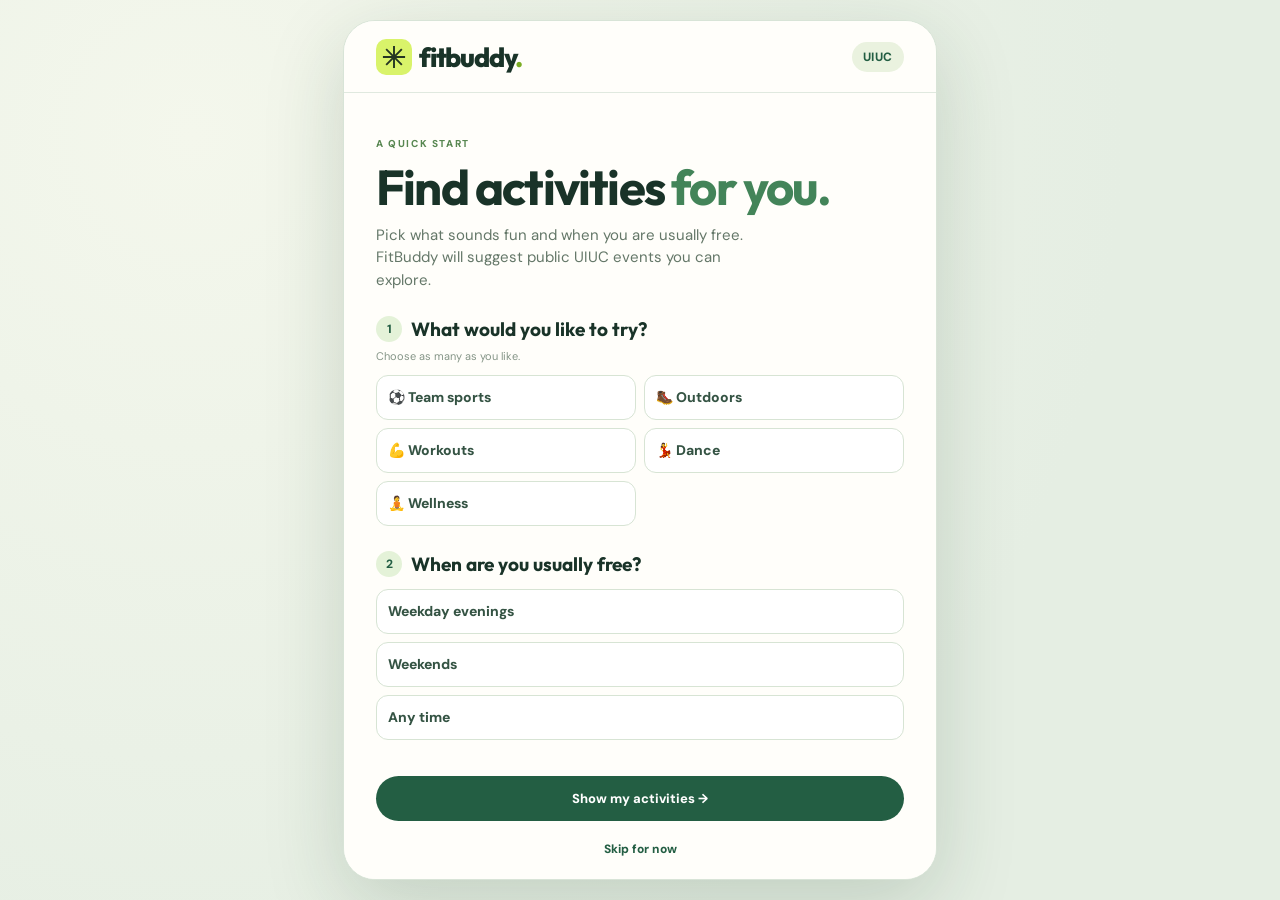
<file: index.html>
<!doctype html>
<html lang="en">
<head>
  <meta charset="utf-8">
  <meta name="viewport" content="width=device-width, initial-scale=1, viewport-fit=cover">
  <meta name="theme-color" content="#f8faf5">
  <meta name="description" content="FitBuddy helps UIUC students discover sport and fitness clubs.">
  <title>FitBuddy — Discover UIUC clubs</title>
  <link rel="icon" type="image/svg+xml" href="logo.svg?v=logo-1">
  <link rel="preconnect" href="https://fonts.googleapis.com">
  <link rel="preconnect" href="https://fonts.gstatic.com" crossorigin>
  <link href="https://fonts.googleapis.com/css2?family=DM+Sans:wght@400;500;600;700;800&family=Outfit:wght@500;600;700;800&display=swap" rel="stylesheet">
  <link rel="stylesheet" href="styles.css?v=logo-1">
  <script src="club-directory.js?v=directory-1" defer></script>
  <script src="public-events.js?v=survey-1" defer></script>
  <script src="script.js?v=survey-1" defer></script>
</head>
<body>
  <div class="app-shell">
    <header class="app-header">
      <a class="brand" href="directory.html" aria-label="FitBuddy home"><img class="brand-mark" src="logo.svg?v=logo-1" alt="" width="32" height="32"><span>fitbuddy<span class="brand-dot">.</span></span></a>
      <span class="campus-pill">UIUC</span>
    </header>

    <main class="app-content">
      <section class="survey-screen" id="survey-screen" aria-labelledby="survey-title" hidden>
        <span class="eyebrow">A QUICK START</span>
        <h1 id="survey-title">Find activities <em>for you.</em></h1>
        <p class="survey-lead">Pick what sounds fun and when you are usually free. FitBuddy will suggest public UIUC events you can explore.</p>
        <form id="survey-form">
          <fieldset>
            <legend><span>1</span> What would you like to try?</legend>
            <p>Choose as many as you like.</p>
            <div class="survey-options survey-interests">
              <label><input type="checkbox" name="interest" value="team"><span>⚽ Team sports</span></label>
              <label><input type="checkbox" name="interest" value="outdoors"><span>🥾 Outdoors</span></label>
              <label><input type="checkbox" name="interest" value="fitness"><span>💪 Workouts</span></label>
              <label><input type="checkbox" name="interest" value="dance"><span>💃 Dance</span></label>
              <label><input type="checkbox" name="interest" value="wellness"><span>🧘 Wellness</span></label>
            </div>
          </fieldset>
          <fieldset>
            <legend><span>2</span> When are you usually free?</legend>
            <div class="survey-options survey-availability">
              <label><input type="radio" name="availability" value="weekday"><span>Weekday evenings</span></label>
              <label><input type="radio" name="availability" value="weekend"><span>Weekends</span></label>
              <label><input type="radio" name="availability" value="any"><span>Any time</span></label>
            </div>
          </fieldset>
          <p class="survey-error" id="survey-error" role="alert"></p>
          <button class="primary-button survey-submit" type="submit">Show my activities →</button>
          <button class="survey-skip" id="survey-skip" type="button">Skip for now</button>
        </form>
        <p class="survey-privacy">Your answers stay in this browser. You can change them any time.</p>
      </section>
      <section class="calendar-screen" data-screen="calendar" aria-labelledby="calendar-title">
        <div class="calendar-intro">
          <span class="eyebrow">UPCOMING AT UIUC</span>
          <h1 id="calendar-title">Find your next <em>event.</em></h1>
          <p>See what's happening, pick a day, and get the details.</p>
          <button class="preferences-button" id="edit-preferences" type="button">Choose my interests ↗</button>
        </div>
        <div class="calendar-body">
          <section class="recommendations" id="recommendations" aria-labelledby="recommendations-title" hidden>
            <div class="recommendations-heading"><div><span class="eyebrow">BASED ON YOUR ANSWERS</span><h2 id="recommendations-title">Picked for you</h2></div><button id="change-preferences" type="button">Edit</button></div>
            <p id="recommendations-note"></p>
            <div class="recommendation-list" id="recommendation-list"></div>
          </section>
          <div class="calendar-panel">
            <div class="calendar-toolbar"><button id="previous-month" type="button" aria-label="Previous month">‹</button><h2 id="calendar-month"></h2><button id="next-month" type="button" aria-label="Next month">›</button></div>
            <div class="calendar-weekdays" aria-hidden="true"><span>Sun</span><span>Mon</span><span>Tue</span><span>Wed</span><span>Thu</span><span>Fri</span><span>Sat</span></div>
            <div class="calendar-grid" id="calendar-grid" aria-label="Event calendar"></div>
            <p class="calendar-key"><span class="calendar-key-dot"></span> Day with an event</p>
          </div>
          <div class="availability-row"><button id="add-busy-time" type="button">+ Add a busy time</button><label><input id="fit-only" type="checkbox"> Only events that fit</label></div>
          <p class="availability-note" id="availability-note">Add class or work times to check for overlaps.</p>
          <div class="event-heading"><h2 id="event-list-title">Upcoming events</h2><button id="show-all-events" type="button" hidden>Show all</button></div>
          <div class="event-list" id="event-list"></div>
          <button class="load-more" id="show-more-events" type="button" hidden>Show more events</button>
          <div class="event-empty" id="event-empty" hidden><span aria-hidden="true">📅</span><h3>No events shown</h3><p>Browse OneIllinois for the latest activities.</p><a href="https://one.illinois.edu/events" target="_blank" rel="noopener noreferrer">Open OneIllinois events ↗</a></div>
          <p class="calendar-source">Public club events from <a href="https://one.illinois.edu/events" target="_blank" rel="noopener noreferrer">OneIllinois ↗</a>, updated October 16, 2026. Some trips may be shared only with members. <a href="https://one.illinois.edu/outdooradventureclub/events/" target="_blank" rel="noopener noreferrer">Outdoor Adventure Club events ↗</a> Schedule checks use the busy times you add here. Joining may require sign-in.</p>
        </div>
      </section>

      <div data-screen="clubs" hidden>
      <section class="welcome" aria-labelledby="welcome-title">
        <span class="eyebrow">THE WHOLE UIUC DIRECTORY</span>
        <h1 id="welcome-title">Find your<br><em>people.</em></h1>
        <p>Search every public OneIllinois group, from sports to arts and everything between.</p>
      </section>

      <section class="discovery" aria-label="Find clubs">
        <label class="search-label" for="search">Find a club</label>
        <div class="search-box"><span class="search-icon" aria-hidden="true">⌕</span><input id="search" type="search" placeholder="Search all UIUC clubs" autocomplete="off"></div>

        <div class="filter-row" role="group" aria-label="Filter by interest">
          <button class="filter-chip active" type="button" data-interest="All" aria-pressed="true">All groups</button>
          <button class="filter-chip" type="button" data-interest="Sports" aria-pressed="false">⚽ Sports</button>
          <button class="filter-chip" type="button" data-interest="Wellness" aria-pressed="false">💪 Wellness</button>
          <button class="filter-chip" type="button" data-interest="Arts" aria-pressed="false">🎨 Arts</button>
          <button class="filter-chip" type="button" data-interest="Social" aria-pressed="false">✳ Social</button>
        </div>
        <input id="saved-only" type="checkbox" hidden>

        <div class="results-heading"><h2><span id="results-title">Clubs for you</span> <span id="result-count"></span></h2><span id="results-status" aria-live="polite"></span></div>
        <div class="activity-grid" id="activity-grid"></div>
        <button class="load-more" id="load-more" type="button" hidden>Show more clubs</button>
        <div class="empty-state" id="empty-state" hidden><div aria-hidden="true">🔎</div><h3 id="empty-title">No clubs found</h3><p id="empty-message">Try a different search or clear a filter.</p><button class="text-button" id="clear-filters" type="button">Show all clubs →</button></div>
      </section>

      <p class="source-note">Directory snapshot from October 14, 2026. Check <a href="https://one.illinois.edu/club_signup" target="_blank" rel="noopener noreferrer">OneIllinois ↗</a> for current membership and event details.</p>
      </div>
    </main>

    <nav class="app-tabbar" aria-label="FitBuddy views">
      <button type="button" data-view="calendar" aria-pressed="true"><span aria-hidden="true">▦</span>Calendar</button>
      <button type="button" data-view="explore" aria-pressed="false"><span aria-hidden="true">⌕</span>Clubs</button>
      <button type="button" data-view="saved" aria-pressed="false"><span aria-hidden="true">♡</span>Saved</button>
    </nav>
  </div>

  <dialog id="details-dialog" aria-labelledby="dialog-title"><button class="dialog-close" type="button" aria-label="Close details">×</button><div id="dialog-content"></div></dialog>
  <dialog id="availability-dialog" aria-labelledby="availability-title">
    <button class="availability-close dialog-close" type="button" aria-label="Close schedule">×</button>
    <div class="availability-dialog-body">
      <span class="eyebrow">MY SCHEDULE</span>
      <h2 id="availability-title">When are you busy?</h2>
      <p>Add class, work, or other busy times. They stay in this browser.</p>
      <form id="busy-form">
        <label>Date <input id="busy-date" type="date" required></label>
        <div class="busy-time-row"><label>From <input id="busy-start" type="time" required></label><label>To <input id="busy-end" type="time" required></label></div>
        <label>What is it? <input id="busy-label" type="text" maxlength="40" placeholder="Class, work, practice…"></label>
        <p class="busy-error" id="busy-error" aria-live="polite"></p>
        <button class="primary-button" type="submit">Save busy time</button>
      </form>
      <h3>Saved busy times</h3>
      <div id="busy-list"></div>
    </div>
  </dialog>
</body>
</html>
</file>
<file: styles.css>
:root { --ink:#193328; --green:#235e43; --muted:#667a6c; --bg:#f8faf5; --line:#e0e9df; }
* { box-sizing:border-box; }
html { height:100%; }
body { display:grid; place-items:center; min-height:100dvh; margin:0; padding:20px; color:var(--ink); background:radial-gradient(circle at 15% 15%,#f4f7ec,#e5eee3 70%); font-family:'DM Sans',sans-serif; }
button,input { font:inherit; }
button { cursor:pointer; }
a { color:inherit; text-decoration:none; }
button:focus-visible,a:focus-visible,input:focus-visible { outline:3px solid #8aba62; outline-offset:2px; }
h1,h2,h3,h4,p { margin-top:0; }
h1,h2,h3,h4 { font-family:Outfit,sans-serif; }
.app-shell { display:flex; flex-direction:column; width:min(960px,66dvh,calc(100vw - 40px)); height:calc(100dvh - 40px); overflow:hidden; border:1px solid #d8e4d7; border-radius:32px; background:var(--bg); box-shadow:0 24px 80px rgba(29,67,41,.18); }
.app-header { display:flex; flex:none; align-items:center; justify-content:space-between; height:65px; padding:0 22px; border-bottom:1px solid var(--line); background:#fffefa; }
.brand { display:inline-flex; align-items:center; gap:7px; font-family:Outfit,sans-serif; font-size:23px; font-weight:800; letter-spacing:-1.2px; }
.brand-mark { display:block; flex:none; width:32px; height:32px; }
.brand-dot { color:#7bad24; }
.campus-pill { padding:7px 11px; border-radius:99px; background:#eaf2df; color:var(--green); font-size:11px; font-weight:800; letter-spacing:.6px; }
.app-content { flex:1; min-height:0; overflow-y:auto; overscroll-behavior:contain; scrollbar-width:none; }
.app-content::-webkit-scrollbar,.filter-row::-webkit-scrollbar { display:none; }
[data-screen][hidden],#survey-screen[hidden],#recommendations[hidden],.app-tabbar[hidden],#event-empty[hidden],#show-all-events[hidden] { display:none !important; }
.survey-screen { padding:30px 22px 28px; background:#fffefa; }
.survey-screen h1 { margin:10px 0 10px; font-size:39px; line-height:1.06; letter-spacing:-1.8px; }
.survey-screen h1 em { color:#438459; font-style:normal; }
.survey-lead { max-width:370px; color:#647768; font-size:13px; line-height:1.5; }
.survey-screen fieldset { min-width:0; margin:25px 0 0; padding:0; border:0; }
.survey-screen legend { display:flex; align-items:center; gap:9px; padding:0; font-family:Outfit,sans-serif; font-size:19px; font-weight:700; }
.survey-screen legend span { display:grid; place-items:center; width:26px; height:26px; border-radius:50%; background:#e4f2d8; color:var(--green); font:800 12px 'DM Sans',sans-serif; }
.survey-screen fieldset>p { margin:7px 0 10px; color:#859587; font-size:11px; }
.survey-options { display:grid; gap:8px; margin-top:12px; }
.survey-interests { grid-template-columns:repeat(2,minmax(0,1fr)); }
.survey-options label { position:relative; display:block; min-width:0; cursor:pointer; }
.survey-options input { position:absolute; width:1px; height:1px; opacity:0; }
.survey-options label span { display:block; min-height:45px; padding:12px 11px; border:1px solid #d7e4d4; border-radius:12px; background:white; color:#345343; font-size:12px; font-weight:800; }
.survey-options input:checked+span { border-color:var(--green); background:#e8f2dd; color:var(--green); box-shadow:inset 0 0 0 1px var(--green); }
.survey-options input:focus-visible+span { outline:3px solid #8aba62; outline-offset:2px; }
.survey-error { min-height:16px; margin:15px 0 5px; color:#b04b35; font-size:11px; font-weight:700; }
.survey-submit { width:100%; }
.survey-skip { display:block; width:100%; margin-top:10px; padding:10px; border:0; background:transparent; color:var(--green); font-size:12px; font-weight:800; }
.survey-privacy { margin:17px 0 0; color:#829183; font-size:10px; line-height:1.5; text-align:center; }
.preferences-button { margin-top:12px; padding:0; border:0; background:transparent; color:var(--green); font-size:11px; font-weight:800; text-decoration:underline; text-underline-offset:3px; }
.recommendations { margin-bottom:23px; padding:16px; border:1px solid #cfe1c5; border-radius:18px; background:#f0f7e9; }
.recommendations-heading { display:flex; align-items:end; justify-content:space-between; gap:10px; }
.recommendations-heading h2 { margin:4px 0 0; font-size:23px; letter-spacing:-.6px; }
.recommendations-heading button { padding:5px 0; border:0; background:transparent; color:var(--green); font-size:11px; font-weight:800; text-decoration:underline; }
.recommendations>p { margin:8px 0 12px; color:#617763; font-size:11px; line-height:1.5; }
.recommendation-list { display:grid; gap:9px; }
.recommendation-card { padding:12px; border:1px solid #dae8d5; border-radius:13px; background:white; }
.recommendation-why { color:#4c8a4e; font-size:9px; font-weight:800; letter-spacing:.7px; text-transform:uppercase; }
.recommendation-card h3 { margin:5px 0 5px; font-size:15px; line-height:1.2; }
.recommendation-card p { margin:2px 0; color:#68806d; font-size:11px; line-height:1.35; }
.recommendation-card a,.recommended-clubs a { display:block; margin-top:8px; color:var(--green); font-size:11px; font-weight:800; text-decoration:underline; text-underline-offset:2px; }
.recommended-clubs { padding:9px 2px 0; }
.recommended-clubs h3 { margin:0 0 7px; font-size:15px; }
.recommended-clubs a { margin:6px 0; }
.calendar-intro { padding:27px 22px 22px; background:#fffefa; }
.calendar-intro h1 { margin:10px 0 7px; font-size:39px; line-height:1.05; letter-spacing:-1.8px; }
.calendar-intro h1 em { color:#438459; font-style:normal; }
.calendar-intro p { margin:0; color:#647768; font-size:13px; line-height:1.5; }
.calendar-body { padding:20px 22px 24px; }
.calendar-panel { padding:16px 14px 11px; border:1px solid var(--line); border-radius:20px; background:white; box-shadow:0 4px 14px rgba(25,55,32,.04); }
.calendar-toolbar { display:flex; align-items:center; justify-content:space-between; gap:8px; margin-bottom:13px; }
.calendar-toolbar h2 { margin:0; font-size:20px; letter-spacing:-.5px; text-align:center; }
.calendar-toolbar button { display:grid; place-items:center; flex:none; width:31px; height:31px; border:1px solid #e1e9df; border-radius:50%; background:#f8faf5; color:var(--green); font-size:25px; line-height:1; }
.calendar-toolbar button:hover:not(:disabled) { background:#e8f2df; }
.calendar-toolbar button:disabled { opacity:.35; cursor:default; }
.calendar-weekdays,.calendar-grid { display:grid; grid-template-columns:repeat(7,minmax(0,1fr)); gap:3px; }
.calendar-weekdays { margin-bottom:3px; color:#839589; text-align:center; font-size:10px; font-weight:800; }
.calendar-day { position:relative; display:grid; place-items:center; width:100%; aspect-ratio:1; padding:0 0 5px; border:0; border-radius:11px; background:transparent; color:var(--ink); font-size:13px; font-weight:700; }
.calendar-day:hover:not(:disabled) { background:#edf5e8; }
.calendar-day:disabled { color:#b5c1b6; cursor:default; }
.calendar-day.is-today { box-shadow:inset 0 0 0 1px #8eb668; }
.calendar-day.is-selected { background:var(--green); color:white; }
.calendar-day.has-event i { position:absolute; bottom:5px; width:5px; height:5px; border-radius:50%; background:#78a94c; }
.calendar-day.is-selected i { background:#d7ef5c; }
.calendar-key { display:flex; align-items:center; gap:6px; margin:10px 1px 0; color:#849486; font-size:10px; }
.calendar-key-dot { width:6px; height:6px; border-radius:50%; background:#78a94c; }
.availability-row { display:flex; align-items:center; justify-content:space-between; flex-wrap:wrap; gap:8px; margin-top:15px; }
.availability-row button { padding:9px 12px; border:1px solid #bdd5ba; border-radius:99px; background:#eaf4e5; color:var(--green); font-size:11px; font-weight:800; }
.availability-row button:hover { background:#dcefd5; }
.availability-row label { display:flex; align-items:center; gap:5px; color:#617763; font-size:11px; font-weight:700; }
.availability-row input { accent-color:var(--green); }
.availability-note { margin:7px 0 0; color:#859587; font-size:10px; line-height:1.4; }
.event-heading { display:flex; align-items:center; justify-content:space-between; gap:8px; margin:25px 0 12px; }
.event-heading h2 { margin:0; font-size:21px; letter-spacing:-.5px; }
.event-heading button { border:0; background:none; color:var(--green); font-size:11px; font-weight:800; }
.event-list { display:grid; gap:10px; }
.event-card { display:grid; grid-template-columns:49px minmax(0,1fr); align-items:start; gap:11px; min-height:105px; padding:12px; border:1px solid var(--line); border-radius:15px; background:white; box-shadow:0 3px 12px rgba(25,55,32,.04); }
.event-date { display:flex; flex-direction:column; align-items:center; justify-content:center; align-self:stretch; min-height:57px; border-radius:11px; background:#e5f0dd; color:var(--green); }
.event-date span { font-size:9px; font-weight:800; letter-spacing:.7px; text-transform:uppercase; }
.event-date strong { font-family:Outfit,sans-serif; font-size:23px; line-height:1; }
.event-card-main { min-width:0; }
.event-type { color:#5a8a50; font-size:9px; font-weight:800; text-transform:uppercase; letter-spacing:.8px; }
.event-card h3 { margin:3px 0 3px; font-size:14px; line-height:1.2; }
.event-card p { margin:0 0 4px; overflow:hidden; color:#708273; font-size:10px; text-overflow:ellipsis; white-space:nowrap; }
.event-time { color:#526e58; font-size:10px; font-weight:700; }
.event-fit { display:inline-block; margin-left:7px; padding:3px 6px; border-radius:99px; font-size:9px; font-weight:800; }
.event-fit.available { background:#e8f3e4; color:#3a794a; }
.event-fit.conflict { background:#fff0e7; color:#a15b2a; }
.event-join { display:block; width:max-content; margin-top:9px; color:var(--green); font-size:11px; font-weight:800; text-decoration:underline; text-underline-offset:3px; }
.event-join:hover { color:#438c5c; }
.event-empty { padding:34px 15px; border:1px dashed #cbdcca; border-radius:15px; background:white; text-align:center; }
.event-empty>span { font-size:27px; }.event-empty h3 { margin:9px 0 4px; font-size:17px; }.event-empty p { margin:0 0 10px; color:var(--muted); font-size:12px; }.event-empty a { color:var(--green); font-size:12px; font-weight:800; text-decoration:underline; }
.calendar-source { margin:17px 0 0; color:#819183; font-size:11px; line-height:1.5; }
.calendar-source a { color:var(--green); font-weight:800; text-decoration:underline; }
.welcome { padding:27px 22px 22px; background:#fffefa; }
.eyebrow,.section-kicker { color:#588751; font-size:10px; font-weight:800; letter-spacing:1.6px; }
.welcome h1 { margin:10px 0 9px; font-size:44px; line-height:1.02; letter-spacing:-2.2px; }
.welcome h1 em { color:#438459; font-style:normal; }
.welcome p { max-width:320px; margin:0; color:#647768; font-size:13px; line-height:1.5; }
.discovery { padding:21px 22px 20px; }
.search-label { display:block; margin-bottom:9px; font-family:Outfit,sans-serif; font-size:15px; font-weight:700; }
.search-box { display:flex; align-items:center; gap:9px; height:49px; padding:0 13px; border:1px solid #dbe6da; border-radius:13px; background:white; box-shadow:0 4px 14px rgba(28,62,38,.04); }
.search-box:focus-within { outline:2px solid #90bb67; outline-offset:1px; }
.search-icon { color:#809584; font-size:28px; line-height:1; }
.search-box input { width:100%; min-width:0; border:0; outline:0; color:var(--ink); background:transparent; font-size:13px; }
.search-box input::placeholder { color:#9aa99d; }
.filter-row { display:flex; gap:8px; width:calc(100% + 22px); margin:16px 0 0; padding:0 22px 7px 0; overflow-x:auto; scrollbar-width:none; }
.filter-chip { flex:none; padding:9px 12px; border:1px solid #dfe7dd; border-radius:99px; background:white; color:#51685a; font-size:12px; font-weight:700; white-space:nowrap; }
.filter-chip:hover,.filter-chip.active { border-color:var(--green); background:var(--green); color:white; }
.results-heading { display:flex; align-items:center; justify-content:space-between; gap:6px; margin:21px 0 12px; }
.results-heading h2 { margin:0; font-size:21px; letter-spacing:-.5px; }
#result-count { display:inline-grid; place-items:center; min-width:24px; height:24px; margin-left:4px; padding:0 6px; border-radius:99px; background:#e2efd9; color:#4f7955; font:700 11px 'DM Sans',sans-serif; vertical-align:middle; }
#results-status { color:#859588; font-size:10px; white-space:nowrap; }
.activity-grid { display:grid; gap:11px; }
.activity-card { display:grid; grid-template-columns:91px minmax(0,1fr); min-height:146px; overflow:hidden; border:1px solid #e0e9df; border-radius:16px; background:white; box-shadow:0 4px 14px rgba(25,55,32,.04); }
.card-visual { position:relative; display:grid; place-items:center; min-height:146px; overflow:hidden; }
.card-visual::before,.dialog-visual::before { content:''; position:absolute; width:120px; height:120px; top:-60px; right:-55px; border-radius:50%; background:rgba(255,255,255,.36); }
.card-visual::after { content:''; position:absolute; width:70px; height:70px; bottom:-38px; left:-20px; border-radius:50%; background:rgba(255,255,255,.25); }
.lime { background:#e8f0c7; }.peach { background:#f7e5d5; }.lavender { background:#ece7f3; }.sage { background:#dcebdc; }.sky { background:#dceaf1; }.pink { background:#f4e2e9; }.gold { background:#f5edca; }.blue { background:#e1e9f6; }
.card-emoji { z-index:1; font-size:37px; }
.category-label { display:none; }
.card-body { display:flex; flex-direction:column; min-width:0; padding:11px 12px; }
.card-title-row { display:flex; justify-content:space-between; align-items:start; gap:4px; }
.card-title-row h4 { margin:0; font-size:15px; line-height:1.17; letter-spacing:-.3px; }
.save-button { flex:none; padding:0; border:0; background:none; color:#6e8d6a; font-size:23px; line-height:19px; }
.save-button.is-saved { color:#d96b68; }
.card-body>p { display:-webkit-box; overflow:hidden; -webkit-box-orient:vertical; -webkit-line-clamp:2; margin:6px 0; color:#697b6c; font-size:11px; line-height:1.4; }
.tag-list { display:flex; flex-wrap:wrap; gap:4px; margin-bottom:6px; }
.tag-list span { padding:3px 5px; border-radius:5px; background:#eff4ec; color:#65806a; font-size:9px; font-weight:700; }
.card-bottom-row { display:flex; justify-content:space-between; align-items:center; gap:5px; margin-top:auto; padding-top:6px; border-top:1px solid #edf1ea; color:#748776; font-size:10px; font-weight:700; }
.details-button { display:grid; place-items:center; flex:none; width:25px; height:25px; border:0; border-radius:50%; background:#e8f1e1; color:#3c7a48; font-size:16px; }
.details-button:hover { background:var(--green); color:white; }
.source-note { margin:0; padding:0 22px 24px; color:#829183; font-size:11px; line-height:1.5; }
.source-note a { color:var(--green); font-weight:800; text-decoration:underline; text-underline-offset:2px; }
.empty-state[hidden] { display:none; }
.empty-state { padding:42px 15px; border:1px dashed #cbdcca; border-radius:15px; background:white; text-align:center; }
.empty-state>div { font-size:30px; }.empty-state h3 { margin:9px 0 5px; font-size:18px; }.empty-state p { margin:0 0 11px; color:var(--muted); font-size:12px; }
.text-button { border:0; background:none; color:var(--green); font-size:12px; font-weight:800; }
.load-more { display:block; width:100%; margin-top:14px; padding:12px; border:1px solid #bad1bc; border-radius:12px; background:white; color:var(--green); font-size:12px; font-weight:800; }
.load-more[hidden] { display:none; }
.load-more:hover { background:#edf6e9; }
.app-tabbar { display:grid; flex:none; grid-template-columns:1fr 1fr; height:66px; border-top:1px solid var(--line); background:#fffefa; }
.app-tabbar button { display:flex; flex-direction:column; align-items:center; justify-content:center; gap:1px; border:0; background:transparent; color:#829287; font-size:10px; font-weight:800; }
.app-tabbar button span { font-size:26px; line-height:1; }
.app-tabbar button[aria-pressed="true"] { color:var(--green); }
dialog { width:min(390px,calc(100% - 28px)); max-height:calc(100dvh - 35px); padding:0 0 22px; border:0; border-radius:23px; color:var(--ink); box-shadow:0 22px 70px rgba(13,40,21,.27); }
dialog::backdrop { background:rgba(15,43,26,.55); }
.dialog-close { position:absolute; z-index:2; top:13px; right:13px; display:grid; place-items:center; width:35px; height:35px; border:0; border-radius:50%; background:white; font-size:24px; }
.dialog-visual { position:relative; display:grid; place-items:center; height:130px; overflow:hidden; }
.dialog-visual span { z-index:1; font-size:61px; }
#dialog-content>.section-kicker,#dialog-content>h2,#dialog-content>p,#dialog-content>h3,.official-link,.dialog-save { margin-left:22px; margin-right:22px; }
#dialog-content>.section-kicker { display:block; margin-top:22px; }
#dialog-content>h2 { margin-top:5px; margin-bottom:8px; font-size:28px; line-height:1.1; }
#dialog-content>p { color:#607163; font-size:13px; line-height:1.55; }
#dialog-content>h3 { margin-top:23px; margin-bottom:7px; font-size:17px; }
.detail-tags { display:flex; flex-wrap:wrap; gap:5px; margin:10px 22px 0; }
.detail-tags span { padding:5px 7px; border-radius:6px; background:#eff4ec; color:#4e7355; font-size:10px; font-weight:700; }
#dialog-content .demo-note { padding:10px 12px; border-radius:9px; background:#f0f4ec; font-size:11px; }
.primary-button,.secondary-button { display:flex; align-items:center; justify-content:center; min-height:45px; border-radius:99px; font-size:13px; font-weight:800; }
.primary-button { border:0; background:var(--green); color:white; }.primary-button:hover { background:#347953; }
.secondary-button { border:1px solid #bad1bc; background:white; color:var(--green); }.secondary-button:hover { background:#eef5e9; }
.official-link { margin-top:8px; }.dialog-save { width:calc(100% - 44px); margin-top:9px; }
.availability-dialog-body { padding:25px 22px 22px; }
.availability-dialog-body h2 { margin:7px 0 7px; font-size:25px; }
.availability-dialog-body>p { color:#647768; font-size:12px; line-height:1.5; }
.availability-dialog-body form { display:grid; gap:11px; margin:16px 0 22px; }
.availability-dialog-body form label { display:grid; gap:5px; color:#4f6b56; font-size:11px; font-weight:800; }
.availability-dialog-body input { width:100%; min-width:0; padding:10px; border:1px solid #d9e5d8; border-radius:9px; background:white; color:var(--ink); font-size:13px; }
.busy-time-row { display:grid; grid-template-columns:1fr 1fr; gap:10px; }
.availability-dialog-body .primary-button { width:100%; }
.busy-error { min-height:0; margin:0; color:#b04b35; font-size:11px; }
.availability-dialog-body h3 { margin:0 0 9px; font-size:16px; }
.busy-item { display:flex; align-items:center; justify-content:space-between; gap:8px; padding:10px 0; border-top:1px solid var(--line); }
.busy-item strong,.busy-item span { display:block; }
.busy-item strong { font-size:12px; }
.busy-item span { margin-top:3px; color:#748876; font-size:10px; }
.busy-item button { border:0; background:none; color:#a66657; font-size:22px; }
.no-busy-times { color:#849486; font-size:11px; }
@media (min-width:501px) {
  .survey-screen { padding:38px 32px 34px; }
  .survey-screen h1 { font-size:49px; }
  .survey-lead { font-size:15px; }
  .survey-options label span { font-size:14px; }
  .app-header { height:72px; padding:0 32px; }
  .brand { font-size:27px; }
  .brand-mark { width:36px; height:36px; }
  .campus-pill { font-size:12px; }
  .calendar-intro { padding:34px 32px 27px; }
  .calendar-intro h1 { font-size:clamp(44px,4.6dvh,62px); }
  .calendar-intro p { font-size:15px; }
  .calendar-body { padding:24px 32px 30px; }
  .calendar-panel { padding:19px 20px 14px; }
  .calendar-toolbar h2 { font-size:24px; }
  .calendar-day { max-height:55px; font-size:15px; }
  .calendar-weekdays { font-size:12px; }
  .event-heading h2 { font-size:25px; }
  .event-card { grid-template-columns:58px minmax(0,1fr); min-height:105px; padding:15px; }
  .event-date strong { font-size:27px; }
  .event-card h3 { font-size:18px; }
  .event-card p,.event-time { font-size:12px; }
  .event-type { font-size:10px; }
  .calendar-source { font-size:12px; }
  .welcome { padding:34px 32px 27px; }
  .welcome h1 { font-size:clamp(46px,5dvh,65px); }
  .welcome p { max-width:480px; font-size:15px; }
  .discovery { padding:24px 32px 24px; }
  .search-label { font-size:17px; }
  .search-box { height:56px; }
  .search-box input { font-size:15px; }
  .filter-row { width:calc(100% + 32px); padding-right:32px; }
  .filter-chip { font-size:13px; padding:10px 15px; }
  .results-heading { margin-top:27px; }
  .results-heading h2 { font-size:26px; }
  .activity-grid { gap:13px; }
  .activity-card { grid-template-columns:115px minmax(0,1fr); min-height:155px; }
  .card-visual { min-height:155px; }
  .card-emoji { font-size:44px; }
  .card-body { padding:15px 18px; }
  .card-title-row h4 { font-size:19px; }
  .card-body>p { font-size:13px; }
  .tag-list span { font-size:10px; }
  .card-bottom-row { font-size:11px; }
  .source-note { padding:0 32px 30px; font-size:12px; }
  .app-tabbar { height:78px; }
  .app-tabbar button { font-size:12px; }
  .app-tabbar button span { font-size:29px; }
}
@media (max-width:500px) {
  body { display:block; min-height:100dvh; padding:0; background:var(--bg); }
  .app-shell { width:100%; height:100dvh; border:0; border-radius:0; box-shadow:none; }
  .app-header { height:calc(62px + env(safe-area-inset-top)); padding-top:env(safe-area-inset-top); }
  .app-tabbar { height:calc(66px + env(safe-area-inset-bottom)); padding-bottom:env(safe-area-inset-bottom); }
}
@media (max-width:360px) { .welcome h1 { font-size:40px; }.activity-card { grid-template-columns:77px minmax(0,1fr); }.card-body { padding:10px; }.card-title-row h4 { font-size:14px; } }
@media (prefers-reduced-motion:reduce) { * { scroll-behavior:auto !important; } }
</file>
